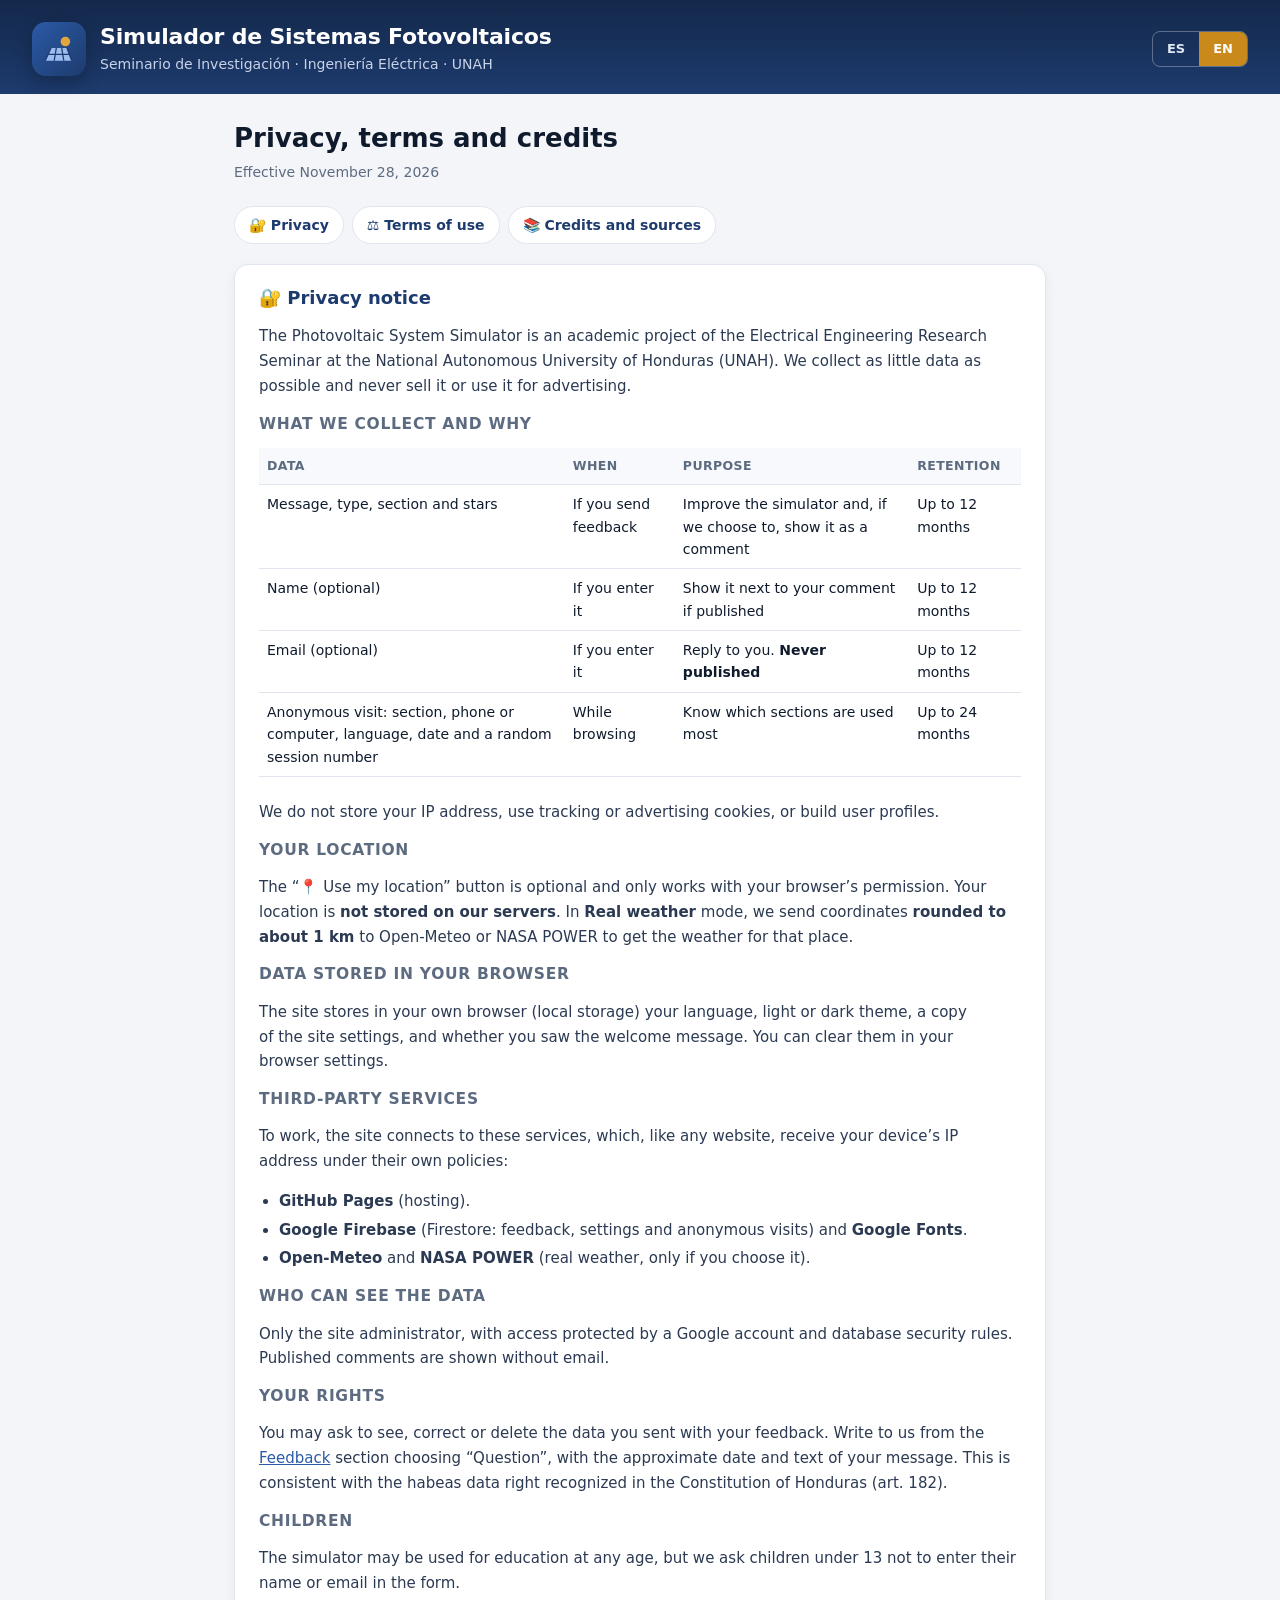
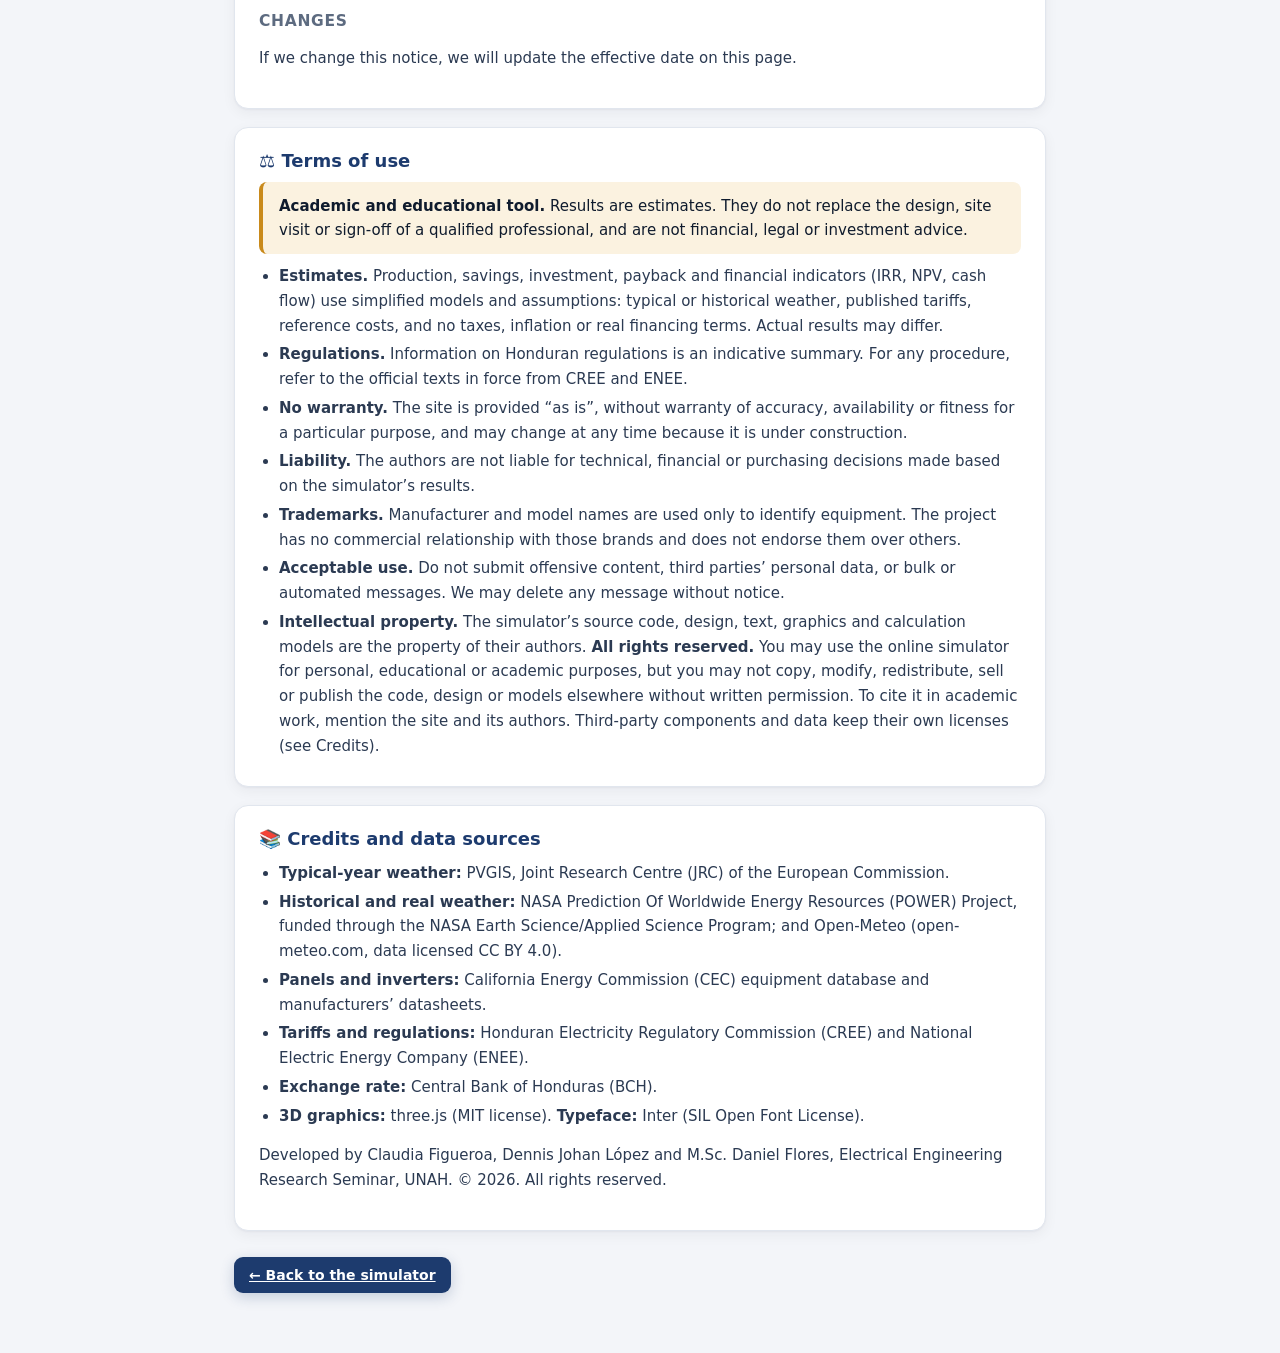
<file: legal.html>
<!DOCTYPE html>
<html lang="es">
<head>
<meta charset="utf-8">
<script>if(location.protocol==='http:'&&/simuladorfotovoltaico\.online$/.test(location.hostname))location.replace('https://simuladorfotovoltaico.online'+location.pathname+location.search+location.hash)</script>
<meta name="viewport" content="width=device-width, initial-scale=1">
<meta http-equiv="Content-Security-Policy" content="default-src 'self'; script-src 'self' 'unsafe-inline'; style-src 'self' 'unsafe-inline' https://fonts.googleapis.com; font-src 'self' https://fonts.gstatic.com; img-src 'self' data:; connect-src 'self'; object-src 'none'; upgrade-insecure-requests; base-uri 'self'; form-action 'self'">
<meta name="referrer" content="strict-origin-when-cross-origin">
<title>Privacidad, términos y créditos · Simulador Fotovoltaico</title>
<meta name="description" content="Aviso de privacidad, términos de uso y créditos de las fuentes de datos del Simulador de Sistemas Fotovoltaicos.">
<link rel="canonical" href="https://simuladorfotovoltaico.online/legal.html">
<link rel="icon" type="image/png" sizes="48x48" href="/assets/img/favicon-48.png">
<meta name="theme-color" content="#1d3b6e">
<link rel="preconnect" href="https://fonts.googleapis.com">
<link rel="preconnect" href="https://fonts.gstatic.com" crossorigin>
<link href="https://fonts.googleapis.com/css2?family=Inter:wght@400..800&display=swap" rel="stylesheet">
<link rel="stylesheet" href="assets/css/app.css?v=202611281400">
<script>try{document.documentElement.dataset.theme=localStorage.getItem('tema')||'light'}catch(e){document.documentElement.dataset.theme='light'}</script>
<style>
.legal{max-width:860px;margin:0 auto;padding:28px 24px 60px}
.legal h2{font-size:26px;margin:0 0 6px}
.legal .upd{color:var(--muted);font-size:14px;margin:0 0 22px}
.legal .card{margin:0 0 18px;padding:22px 24px}
.legal h3{font-size:18px;margin:0 0 10px;color:var(--primary)}
.legal h4{font-size:15.5px;margin:16px 0 6px}
.legal p,.legal li{font-size:15px;line-height:1.65;color:var(--ink2)}
.legal ul{padding-left:20px;margin:6px 0}
.legal li{margin:4px 0}
.legal table{width:100%;border-collapse:collapse;font-size:14px;margin:8px 0}
.legal th,.legal td{border-bottom:1px solid var(--line);padding:8px 8px;text-align:left;vertical-align:top}
.legal th{background:var(--surface2);font-size:12.5px;text-transform:uppercase;letter-spacing:.4px;color:var(--muted)}
.legal .toc{display:flex;flex-wrap:wrap;gap:8px;margin:0 0 20px}
.legal .toc a{padding:7px 14px;border:1px solid var(--line);border-radius:999px;text-decoration:none;color:var(--primary);font-weight:600;font-size:14px;background:var(--surface)}
.legal .toc a:hover{border-color:var(--primary2)}
.legal .warn{background:var(--accentSoft);border-left:4px solid var(--accent);padding:12px 16px;border-radius:8px;margin:10px 0}
.legal .back{display:inline-block;margin-top:8px}
.legal .tscroll{overflow-x:auto}
[data-l]{display:none}
html[lang=es] [data-l=es],html[lang=en] [data-l=en]{display:block}
@media (max-width:640px){.legal{padding:20px 16px 48px}.legal .card{padding:18px 16px}}
</style>
</head>
<body>
<header class="top"><div class="wrap"><div class="brand"><a class="logo" href="./" title="Simulador"><svg width="34" height="34" viewBox="0 0 32 32"><circle cx="22" cy="9" r="4.5" fill="#e3a63c"/><path d="M3 27l5.5-12h15L28 27z" fill="#9cbcf0"/><path d="M8.5 15L3 27M13.5 15l-2 12M18.5 15l2 12M23.5 15L28 27M6 21h20" stroke="#1d3b6e" stroke-width="1.2"/></svg></a><div><h1>Simulador de Sistemas Fotovoltaicos</h1><p>Seminario de Investigación · Ingeniería Eléctrica · UNAH</p></div></div><div class="spacer"></div><span class="htools"><div class="lang" role="group" aria-label="Idioma / Language"><button type="button" data-lang="es">ES</button><button type="button" data-lang="en">EN</button></div></span></div></header>

<main class="legal">

<!-- ======================= ESPAÑOL ======================= -->
<div data-l="es">
<h2>Privacidad, términos y créditos</h2>
<p class="upd">Vigente desde el 28 de noviembre de 2026 · actualizado el 28 de noviembre de 2026</p>
<nav class="toc" aria-label="Contenido"><a href="#privacidad">🔐 Privacidad</a><a href="#terminos">⚖️ Términos de uso</a><a href="#creditos">📚 Créditos y fuentes</a></nav>

<section class="card" id="privacidad">
<h3>🔐 Aviso de privacidad</h3>
<p>El Simulador de Sistemas Fotovoltaicos es un proyecto académico del Seminario de Investigación de Ingeniería Eléctrica de la Universidad Nacional Autónoma de Honduras (UNAH). Recogemos la menor cantidad posible de datos y nunca los vendemos ni los usamos con fines publicitarios.</p>

<h4>Qué datos se recogen y para qué</h4>
<div class="tscroll"><table>
<thead><tr><th>Dato</th><th>Cuándo</th><th>Para qué</th><th>Cuánto tiempo</th></tr></thead>
<tbody>
<tr><td>Mensaje, tipo, sección y estrellas</td><td>Si envías una opinión</td><td>Mejorar el simulador y, si lo decidimos, mostrarlo como comentario</td><td>Hasta 12 meses</td></tr>
<tr><td>Nombre (opcional)</td><td>Si lo escribes en el formulario</td><td>Mostrarlo junto a tu comentario si se publica</td><td>Hasta 12 meses</td></tr>
<tr><td>Correo (opcional)</td><td>Si lo escribes en el formulario</td><td>Responderte. <b>Nunca se publica</b></td><td>Hasta 12 meses</td></tr>
<tr><td>Visita anónima: sección, celular o computadora, idioma, fecha y un número de sesión al azar</td><td>Al navegar por el sitio</td><td>Saber qué secciones se usan más</td><td>Hasta 24 meses</td></tr>
</tbody></table></div>
<p>No guardamos tu dirección IP, no usamos cookies de rastreo ni publicidad, y no creamos perfiles de las personas.</p>

<h4>Tu ubicación</h4>
<p>El botón «📍 Usar mi ubicación» es opcional y solo funciona si das permiso en tu navegador. La ubicación <b>no se guarda en nuestros servidores</b>. Si usas el modo <b>Clima real</b>, enviamos coordenadas <b>redondeadas a unos 1 km</b> a Open‑Meteo o a NASA POWER para consultar el clima de ese lugar.</p>

<h4>Datos guardados en tu navegador</h4>
<p>El sitio guarda en tu propio navegador (almacenamiento local) el idioma, el tema claro u oscuro, una copia de la configuración del sitio y si ya viste el mensaje de bienvenida. Puedes borrarlos desde la configuración de tu navegador.</p>

<h4>Servicios de terceros</h4>
<p>Para funcionar, el sitio se comunica con estos servicios. Como en cualquier página web, reciben la dirección IP de tu dispositivo según sus propias políticas:</p>
<ul>
<li><b>GitHub Pages</b> (alojamiento del sitio).</li>
<li><b>Google Firebase</b> (Firestore: opiniones, configuración y visitas anónimas) y <b>Google Fonts</b> (tipos de letra).</li>
<li><b>Open‑Meteo</b> y <b>NASA POWER</b> (clima real, solo si eliges ese modo).</li>
</ul>

<h4>Quién puede ver los datos</h4>
<p>Solo la administradora del sitio, con acceso protegido por cuenta de Google y reglas de seguridad de la base de datos. Los comentarios publicados se muestran sin correo.</p>

<h4>Tus derechos</h4>
<p>Puedes pedir ver, corregir o borrar los datos que enviaste en una opinión. Escríbenos desde la sección <a href="./#opinion">Opiniones y sugerencias</a> eligiendo «Pregunta» e indica la fecha aproximada y el texto de tu mensaje. Esto es coherente con el derecho de hábeas data reconocido en la Constitución de la República de Honduras (art. 182).</p>

<h4>Menores de edad</h4>
<p>El simulador puede usarse con fines educativos a cualquier edad, pero pedimos que las personas menores de 13 años no escriban su nombre ni su correo en el formulario.</p>

<h4>Cambios</h4>
<p>Si cambiamos este aviso, actualizaremos la fecha de vigencia en esta página.</p>
</section>

<section class="card" id="terminos">
<h3>⚖️ Términos de uso</h3>
<div class="warn"><b>Herramienta académica y educativa.</b> Los resultados del simulador son estimaciones. No sustituyen el diseño, la visita técnica ni la firma de un profesional, ni constituyen asesoría financiera, legal o de inversión.</div>
<ul>
<li><b>Estimaciones.</b> La producción, el ahorro, la inversión, el retorno y los indicadores financieros (TIR, VAN, flujo de caja) se calculan con modelos y supuestos simplificados: clima típico o histórico, tarifas publicadas, costos de referencia y sin impuestos, inflación ni condiciones reales de financiamiento. Los resultados reales pueden ser distintos.</li>
<li><b>Normativa.</b> La información sobre la normativa de Honduras es un resumen orientativo. Para cualquier trámite, consulta los textos oficiales vigentes de la CREE y de la ENEE.</li>
<li><b>Sin garantías.</b> El sitio se ofrece «tal cual», sin garantía de exactitud, disponibilidad o idoneidad para un fin específico, y puede cambiar en cualquier momento porque está en construcción.</li>
<li><b>Responsabilidad.</b> Los autores no se hacen responsables de decisiones técnicas, económicas o de compra tomadas con base en los resultados del simulador.</li>
<li><b>Marcas.</b> Los nombres de fabricantes y modelos de paneles, inversores y baterías se usan solo para identificar los equipos. El proyecto no tiene relación comercial con esas marcas ni las recomienda por encima de otras.</li>
<li><b>Uso adecuado.</b> No envíes contenido ofensivo, datos personales de terceros ni mensajes masivos o automatizados. Podemos borrar cualquier mensaje sin aviso.</li>
<li><b>Propiedad intelectual.</b> El código fuente, el diseño, los textos, los gráficos y los modelos de cálculo del simulador son propiedad de sus autores. <b>Todos los derechos reservados.</b> Puedes usar el simulador en línea con fines personales, educativos o académicos, pero no copiar, modificar, redistribuir, vender ni publicar en otro sitio el código, el diseño o los modelos sin autorización escrita. Para citarlo en trabajos académicos, menciona el sitio y a sus autores. Los componentes y datos de terceros conservan sus propias licencias (ver Créditos).</li>
</ul>
</section>

<section class="card" id="creditos">
<h3>📚 Créditos y fuentes de datos</h3>
<ul>
<li><b>Clima de año típico:</b> PVGIS, Centro Común de Investigación (JRC) de la Comisión Europea.</li>
<li><b>Clima histórico y real:</b> NASA Prediction Of Worldwide Energy Resources (POWER) Project, financiado por el programa de Ciencias de la Tierra/Ciencias Aplicadas de la NASA; y Open‑Meteo (open-meteo.com, datos bajo licencia CC BY 4.0).</li>
<li><b>Paneles e inversores:</b> base de datos de equipos de la California Energy Commission (CEC) y hojas técnicas de los fabricantes.</li>
<li><b>Tarifas y normativa:</b> Comisión Reguladora de Energía Eléctrica (CREE) y Empresa Nacional de Energía Eléctrica (ENEE) de Honduras.</li>
<li><b>Tipo de cambio:</b> Banco Central de Honduras (BCH).</li>
<li><b>Gráficos 3D:</b> three.js (licencia MIT). <b>Tipografía:</b> Inter (SIL Open Font License).</li>
</ul>
<p>Proyecto desarrollado por Claudia Figueroa, Dennis Johan López y el M.Sc. Daniel Flores, Seminario de Investigación de Ingeniería Eléctrica, UNAH. © 2026. Todos los derechos reservados.</p>
</section>
<a class="btn pri back" href="./">← Volver al simulador</a>
</div>

<!-- ======================= ENGLISH ======================= -->
<div data-l="en">
<h2>Privacy, terms and credits</h2>
<p class="upd">Effective November 28, 2026</p>
<nav class="toc" aria-label="Contents"><a href="#privacy">🔐 Privacy</a><a href="#terms">⚖️ Terms of use</a><a href="#credits">📚 Credits and sources</a></nav>

<section class="card" id="privacy">
<h3>🔐 Privacy notice</h3>
<p>The Photovoltaic System Simulator is an academic project of the Electrical Engineering Research Seminar at the National Autonomous University of Honduras (UNAH). We collect as little data as possible and never sell it or use it for advertising.</p>
<h4>What we collect and why</h4>
<div class="tscroll"><table>
<thead><tr><th>Data</th><th>When</th><th>Purpose</th><th>Retention</th></tr></thead>
<tbody>
<tr><td>Message, type, section and stars</td><td>If you send feedback</td><td>Improve the simulator and, if we choose to, show it as a comment</td><td>Up to 12 months</td></tr>
<tr><td>Name (optional)</td><td>If you enter it</td><td>Show it next to your comment if published</td><td>Up to 12 months</td></tr>
<tr><td>Email (optional)</td><td>If you enter it</td><td>Reply to you. <b>Never published</b></td><td>Up to 12 months</td></tr>
<tr><td>Anonymous visit: section, phone or computer, language, date and a random session number</td><td>While browsing</td><td>Know which sections are used most</td><td>Up to 24 months</td></tr>
</tbody></table></div>
<p>We do not store your IP address, use tracking or advertising cookies, or build user profiles.</p>
<h4>Your location</h4>
<p>The “📍 Use my location” button is optional and only works with your browser’s permission. Your location is <b>not stored on our servers</b>. In <b>Real weather</b> mode, we send coordinates <b>rounded to about 1 km</b> to Open‑Meteo or NASA POWER to get the weather for that place.</p>
<h4>Data stored in your browser</h4>
<p>The site stores in your own browser (local storage) your language, light or dark theme, a copy of the site settings, and whether you saw the welcome message. You can clear them in your browser settings.</p>
<h4>Third-party services</h4>
<p>To work, the site connects to these services, which, like any website, receive your device’s IP address under their own policies:</p>
<ul><li><b>GitHub Pages</b> (hosting).</li><li><b>Google Firebase</b> (Firestore: feedback, settings and anonymous visits) and <b>Google Fonts</b>.</li><li><b>Open‑Meteo</b> and <b>NASA POWER</b> (real weather, only if you choose it).</li></ul>
<h4>Who can see the data</h4>
<p>Only the site administrator, with access protected by a Google account and database security rules. Published comments are shown without email.</p>
<h4>Your rights</h4>
<p>You may ask to see, correct or delete the data you sent with your feedback. Write to us from the <a href="./#opinion">Feedback</a> section choosing “Question”, with the approximate date and text of your message. This is consistent with the habeas data right recognized in the Constitution of Honduras (art. 182).</p>
<h4>Children</h4>
<p>The simulator may be used for education at any age, but we ask children under 13 not to enter their name or email in the form.</p>
<h4>Changes</h4>
<p>If we change this notice, we will update the effective date on this page.</p>
</section>

<section class="card" id="terms">
<h3>⚖️ Terms of use</h3>
<div class="warn"><b>Academic and educational tool.</b> Results are estimates. They do not replace the design, site visit or sign-off of a qualified professional, and are not financial, legal or investment advice.</div>
<ul>
<li><b>Estimates.</b> Production, savings, investment, payback and financial indicators (IRR, NPV, cash flow) use simplified models and assumptions: typical or historical weather, published tariffs, reference costs, and no taxes, inflation or real financing terms. Actual results may differ.</li>
<li><b>Regulations.</b> Information on Honduran regulations is an indicative summary. For any procedure, refer to the official texts in force from CREE and ENEE.</li>
<li><b>No warranty.</b> The site is provided “as is”, without warranty of accuracy, availability or fitness for a particular purpose, and may change at any time because it is under construction.</li>
<li><b>Liability.</b> The authors are not liable for technical, financial or purchasing decisions made based on the simulator’s results.</li>
<li><b>Trademarks.</b> Manufacturer and model names are used only to identify equipment. The project has no commercial relationship with those brands and does not endorse them over others.</li>
<li><b>Acceptable use.</b> Do not submit offensive content, third parties’ personal data, or bulk or automated messages. We may delete any message without notice.</li>
<li><b>Intellectual property.</b> The simulator’s source code, design, text, graphics and calculation models are the property of their authors. <b>All rights reserved.</b> You may use the online simulator for personal, educational or academic purposes, but you may not copy, modify, redistribute, sell or publish the code, design or models elsewhere without written permission. To cite it in academic work, mention the site and its authors. Third-party components and data keep their own licenses (see Credits).</li>
</ul>
</section>

<section class="card" id="credits">
<h3>📚 Credits and data sources</h3>
<ul>
<li><b>Typical-year weather:</b> PVGIS, Joint Research Centre (JRC) of the European Commission.</li>
<li><b>Historical and real weather:</b> NASA Prediction Of Worldwide Energy Resources (POWER) Project, funded through the NASA Earth Science/Applied Science Program; and Open‑Meteo (open-meteo.com, data licensed CC BY 4.0).</li>
<li><b>Panels and inverters:</b> California Energy Commission (CEC) equipment database and manufacturers’ datasheets.</li>
<li><b>Tariffs and regulations:</b> Honduran Electricity Regulatory Commission (CREE) and National Electric Energy Company (ENEE).</li>
<li><b>Exchange rate:</b> Central Bank of Honduras (BCH).</li>
<li><b>3D graphics:</b> three.js (MIT license). <b>Typeface:</b> Inter (SIL Open Font License).</li>
</ul>
<p>Developed by Claudia Figueroa, Dennis Johan López and M.Sc. Daniel Flores, Electrical Engineering Research Seminar, UNAH. © 2026. All rights reserved.</p>
</section>
<a class="btn pri back" href="./?lang=en">← Back to the simulator</a>
</div>
</main>
<script>
(function () {
  var q = new URLSearchParams(location.search).get('lang'), l = q;
  if (!l) { try { l = localStorage.getItem('lang'); } catch (e) { } }
  function set(x) {
    x = x === 'en' ? 'en' : 'es'; document.documentElement.lang = x;
    document.title = x === 'en' ? 'Privacy, terms and credits · Photovoltaic Simulator' : 'Privacidad, términos y créditos · Simulador Fotovoltaico';
    document.querySelectorAll('.lang button').forEach(function (b) { b.classList.toggle('on', b.dataset.lang === x); });
    try { localStorage.setItem('lang', x); } catch (e) { }
  }
  document.querySelectorAll('.lang button').forEach(function (b) { b.onclick = function () { set(b.dataset.lang); }; });
  set(l);
})();
</script>
</body>
</html>
</file>
<file: assets/css/app.css>
:root{
  /* Tema oscuro moderno (predeterminado) */
  --bg:#0e1420; --surface:#151d2b; --surface2:#1a2333; --ink:#e8edf5; --ink2:#c9d2e0; --muted:#94a0b4; --line:#263246; --grid:#223047; --axis:#4b5a72;
  --primary:#7fa6e6; --primary2:#9cbcf0; --primarySoft:#1d2a40; --accent:#e3a63c; --accentSoft:#2c2416;
  --ok:#5cc08e; --okSoft:#15291f; --warn:#e0a040; --warnSoft:#2c2214; --bad:#ec6b7d; --badSoft:#2e171c;
  --s1:#7fa6e6; --s2:#ec6b6b; --s3:#5cc08e; --s4:#e3a63c; --s5:#b49be0; --s6:#7d889c;
  --radius:14px; --shadow:none;
  --sans:'Inter',system-ui,-apple-system,'Segoe UI',Roboto,sans-serif; --mono:'JetBrains Mono',ui-monospace,Menlo,monospace;
  color-scheme:dark;
}
:root[data-theme="light"]{
  --bg:#f3f5f9; --surface:#ffffff; --surface2:#f7f9fc; --ink:#0f1b2d; --ink2:#2b3a52; --muted:#5d6b80; --line:#e1e6ee; --grid:#e9edf3; --axis:#9aa5b5;
  --primary:#1d3b6e; --primary2:#2b5aa6; --primarySoft:#e8eef8; --accent:#c98a1b; --accentSoft:#fbf2e0;
  --ok:#2e7d55; --okSoft:#e6f4ec; --warn:#b26a00; --warnSoft:#fff3e0; --bad:#b4283c; --badSoft:#fbe9ec;
  --s1:#1d3b6e; --s2:#c0392b; --s3:#2e7d55; --s4:#c98a1b; --s5:#7b5ea7; --s6:#8a94a6;
  --shadow:0 1px 2px rgba(20,20,40,.04),0 4px 14px rgba(20,20,40,.05);
  color-scheme:light;
}
*{box-sizing:border-box}
html{-webkit-text-size-adjust:100%}
body{margin:0;background:var(--bg);color:var(--ink);font:15px/1.6 var(--sans);-webkit-font-smoothing:antialiased;font-feature-settings:'cv11','ss01','tnum'}
h1,h2,h3,h4{margin:0;line-height:1.25;color:var(--ink)}
a{color:var(--primary2)}
button,input,select{font:inherit;color:inherit}
:focus-visible{outline:2px solid var(--primary2);outline-offset:2px}

/* ---------- cabecera ---------- */
.top{background:linear-gradient(180deg,#14284a,#1d3b6e);color:#fff}
.top .wrap{display:flex;align-items:center;gap:20px;padding:22px 32px 18px}
.brand{display:flex;align-items:center;gap:14px;min-width:0}
.logo{width:42px;height:42px;border-radius:10px;background:rgba(255,255,255,.12);display:grid;place-items:center;flex:none}
.brand h1{font-size:22px;font-weight:700;color:#fff;letter-spacing:-.2px}
.brand p{margin:2px 0 0;color:#c7d3e8;font-size:14px}
.top .spacer{flex:1}
.lang{display:inline-flex;border:1px solid rgba(255,255,255,.3);border-radius:8px;overflow:hidden;flex:none}
.lang button{background:transparent;border:0;color:#dfe7f5;padding:7px 14px;font-weight:600;font-size:13px;cursor:pointer}
.lang button.on{background:var(--accent);color:#fff}
.wrap{max-width:1440px;margin:0 auto}

/* ---------- navegación ---------- */
.nav{position:sticky;top:0;z-index:20;background:var(--surface);border-bottom:1px solid var(--line);box-shadow:0 1px 0 rgba(0,0,0,.02)}
.nav .wrap{display:flex;gap:4px;padding:0 24px;overflow-x:auto;scrollbar-width:none}
.nav .wrap::-webkit-scrollbar{display:none}
.tab{appearance:none;border:0;background:none;padding:15px 16px 13px;font-weight:600;font-size:14.5px;color:var(--muted);cursor:pointer;white-space:nowrap;border-bottom:3px solid transparent;display:flex;align-items:center;gap:8px}
.tab .n{width:22px;height:22px;border-radius:50%;background:var(--surface2);border:1px solid var(--line);display:grid;place-items:center;font-size:12px;color:var(--muted)}
.tab:hover{color:var(--ink)}
.tab.on{color:var(--primary);border-bottom-color:var(--primary)}
.tab.on .n{background:var(--primary);border-color:var(--primary);color:#fff}

/* ---------- resumen ---------- */
.summary{border-bottom:1px solid var(--line);background:var(--surface2)}
.summary .wrap{display:flex;flex-wrap:wrap;gap:10px 28px;padding:12px 32px;font-size:13.5px;color:var(--muted)}
.summary b{color:var(--ink);font-weight:600}

/* ---------- contenido ---------- */
main{padding:28px 32px 48px}
.page{display:none}.page.on{display:block}
.intro{max-width:880px;margin:0 0 22px}
.intro h2{font-size:24px;font-weight:700;letter-spacing:-.3px}
.intro p{color:var(--muted);margin:6px 0 0;font-size:15px}
.grid{display:grid;gap:24px}
.g-main{grid-template-columns:minmax(0,1fr) 380px}
.g-2{grid-template-columns:repeat(2,minmax(0,1fr))}
.g-3{grid-template-columns:repeat(3,minmax(0,1fr))}
.g-side{grid-template-columns:400px minmax(0,1fr)}
.card{background:var(--surface);border:1px solid var(--line);border-radius:var(--radius);box-shadow:var(--shadow);padding:24px;min-width:0}
.stack>*+*{margin-top:24px}
.card h3{font-size:17px;font-weight:650;margin-bottom:4px}
.card .sub{color:var(--muted);font-size:14px;margin:0 0 16px}
.card h4{font-size:12.5px;text-transform:uppercase;letter-spacing:.7px;color:var(--muted);font-weight:650;margin:22px 0 10px}
.card h4:first-child{margin-top:0}
.chead{display:flex;align-items:flex-start;gap:12px;justify-content:space-between;margin-bottom:14px;flex-wrap:wrap}
.chead .sub{margin:0}
.note{color:var(--muted);font-size:13.5px;line-height:1.6;margin:12px 0 0}
.badge{display:inline-flex;align-items:center;gap:6px;font-size:12.5px;font-weight:600;padding:3px 10px;border-radius:999px;background:var(--primarySoft);color:var(--primary)}
.badge.ok{background:var(--okSoft);color:var(--ok)}.badge.warn{background:var(--warnSoft);color:var(--warn)}.badge.bad{background:var(--badSoft);color:var(--bad)}
.alert{border-radius:10px;padding:12px 14px;font-size:14px;margin:14px 0 0;border:1px solid}
.alert.warn{background:var(--warnSoft);border-color:color-mix(in srgb,var(--warn) 35%,transparent);color:var(--ink)}
.alert.bad{background:var(--badSoft);border-color:color-mix(in srgb,var(--bad) 35%,transparent);color:var(--ink)}
.alert.ok{background:var(--okSoft);border-color:color-mix(in srgb,var(--ok) 35%,transparent);color:var(--ink)}

/* ---------- controles ---------- */
.btn{appearance:none;border:1px solid var(--line);background:var(--surface);color:var(--ink2);border-radius:8px;padding:8px 14px;font-size:14px;font-weight:550;cursor:pointer;display:inline-flex;align-items:center;gap:6px;line-height:1.3}
.btn:hover{border-color:var(--primary2);color:var(--primary)}
.btn.pri{background:var(--primary);border-color:var(--primary);color:#fff}
.btn.pri:hover{background:var(--primary2);border-color:var(--primary2);color:#fff}
.btn.sm{padding:5px 10px;font-size:13px}
.btn.on{background:var(--primarySoft);border-color:var(--primary2);color:var(--primary)}
.btns{display:flex;flex-wrap:wrap;gap:8px}
.seg{display:inline-flex;border:1px solid var(--line);border-radius:8px;overflow:hidden;background:var(--surface)}
.seg button{border:0;background:none;padding:8px 14px;font-size:14px;font-weight:550;color:var(--ink2);cursor:pointer;border-right:1px solid var(--line)}
.seg button:last-child{border-right:0}
.seg button.on{background:var(--primary);color:#fff}
.field{display:grid;grid-template-columns:minmax(0,1fr) 140px;gap:12px;align-items:center;padding:7px 0}
.field+.field{border-top:1px dashed var(--line)}
.field label{font-size:14.5px;color:var(--ink2)}
.field label small{display:block;color:var(--muted);font-size:12.5px;line-height:1.35}
.field input,.field select,.inp{width:100%;padding:8px 10px;border:1px solid var(--line);border-radius:8px;background:var(--surface);font:14px var(--mono)}
.field select,.sel{font-family:var(--sans)}
.sel{width:100%;padding:9px 12px;border:1px solid var(--line);border-radius:8px;background:var(--surface);font-size:14.5px}
.field.wide{grid-template-columns:1fr}
.field:has(select){grid-template-columns:minmax(0,1fr) minmax(150px,1.15fr)}
.switch{display:flex;align-items:center;gap:10px;cursor:pointer;font-size:14.5px;padding:6px 0}
.switch input{width:38px;height:22px;appearance:none;background:var(--line);border-radius:999px;position:relative;cursor:pointer;flex:none;transition:.15s}
.switch input::after{content:'';position:absolute;top:3px;left:3px;width:16px;height:16px;border-radius:50%;background:#fff;transition:.15s;box-shadow:0 1px 2px rgba(0,0,0,.2)}
.switch input:checked{background:var(--primary2)}
.switch input:checked::after{left:19px}
input[type=range]{width:100%;accent-color:var(--primary2)}

/* ---------- métricas ---------- */
.kpis{display:grid;grid-template-columns:repeat(auto-fit,minmax(150px,1fr));gap:12px}
.kpi{background:var(--surface2);border:1px solid var(--line);border-radius:10px;padding:12px 14px}
.kpi small{display:block;color:var(--muted);font-size:12.5px;font-weight:550;letter-spacing:.2px}
.kpi b{display:block;font:650 20px/1.3 var(--sans);margin-top:4px;color:var(--ink)}
.kpi b span{font-size:13px;font-weight:500;color:var(--muted);margin-left:3px}
.kpi.hl{border-color:color-mix(in srgb,var(--accent) 50%,var(--line));background:var(--accentSoft)}
.kpi.bad{border-color:color-mix(in srgb,var(--bad) 40%,var(--line));background:var(--badSoft)}
.kpi.ok{border-color:color-mix(in srgb,var(--ok) 40%,var(--line));background:var(--okSoft)}
table.t{width:100%;border-collapse:collapse;font-size:14px}
table.t th,table.t td{padding:9px 10px;border-bottom:1px solid var(--line);text-align:right;white-space:nowrap}
table.t th:first-child,table.t td:first-child{text-align:left;white-space:normal}
table.t th{font-size:12.5px;text-transform:uppercase;letter-spacing:.5px;color:var(--muted);font-weight:650;background:var(--surface2)}
table.t td.num{font-family:var(--mono);font-size:13.5px}
table.t tr.sel td{background:var(--primarySoft)}
.tscroll{overflow-x:auto}
.kv{display:grid;grid-template-columns:1fr auto;gap:6px 16px;font-size:14.5px}
.kv span:nth-child(even){font-family:var(--mono);font-size:14px;text-align:right}

/* ---------- gráficos ---------- */
.chart{position:relative}
.chart canvas{width:100%;display:block;border-radius:8px}
.chart .tools{display:flex;gap:6px}
.h300{height:300px}.h340{height:340px}.h380{height:380px}.h420{height:420px}.h260{height:260px}

/* ---------- esquema ---------- */
.sizebar{display:flex;flex-wrap:wrap;gap:12px 24px;align-items:center;padding:14px 16px;background:var(--surface2);border:1px solid var(--line);border-radius:10px;margin:0 0 16px}
.step{display:inline-flex;align-items:center;gap:10px;font-size:14px;color:var(--muted)}
.step .ctl{display:inline-flex;align-items:center;border:1px solid var(--line);border-radius:8px;background:var(--surface);overflow:hidden}
.step button{border:0;background:none;width:34px;height:32px;font-size:17px;font-weight:600;cursor:pointer;color:var(--ink2)}
.step button:hover{background:var(--primarySoft)}
.step button:disabled{color:var(--line);cursor:not-allowed;background:none}
.step b{min-width:34px;text-align:center;font:600 14px var(--mono);color:var(--ink);border-left:1px solid var(--line);border-right:1px solid var(--line);line-height:32px}
.schwrap{overflow:auto;border:1px solid var(--line);border-radius:10px;background:var(--surface2);max-height:680px;padding:6px}
.schwrap svg text{font-family:var(--sans)}
.toolbar{display:flex;flex-wrap:wrap;gap:8px;align-items:center;margin:0 0 14px}
.legend-g{display:flex;align-items:center;gap:10px;font-size:12.5px;color:var(--muted);margin-top:12px;flex-wrap:wrap}
.legend-g .bar{width:160px;height:10px;border-radius:5px;background:linear-gradient(90deg,#d9d4c7,#1f2f4f)}
.blocks{display:grid;grid-template-columns:repeat(4,1fr);gap:12px;margin-top:16px}
.blk{border:1px solid var(--line);border-radius:10px;padding:12px 14px;background:var(--surface);cursor:pointer;text-align:left}
.blk:hover{border-color:var(--primary2)}
.blk b{display:block;font-size:14px;color:var(--primary)}
.blk span{font-size:13px;color:var(--muted)}

/* ---------- tarjetas de catálogo ---------- */
.cards{display:grid;grid-template-columns:repeat(auto-fill,minmax(260px,1fr));gap:14px}
.opt{border:1.5px solid var(--line);border-radius:12px;padding:16px;background:var(--surface);cursor:pointer;text-align:left;display:block;width:100%}
.opt:hover{border-color:var(--primary2)}
.opt.on{border-color:var(--primary);box-shadow:0 0 0 3px var(--primarySoft)}
.opt .tag{font-size:11.5px;font-weight:700;letter-spacing:.6px;text-transform:uppercase;color:var(--accent)}
.opt h5{margin:4px 0 8px;font-size:15px;font-weight:650;color:var(--ink)}
.opt dl{display:grid;grid-template-columns:1fr auto;gap:3px 10px;margin:0;font-size:13px}
.opt dt{color:var(--muted)}.opt dd{margin:0;font-family:var(--mono);font-size:12.5px;text-align:right}

/* ---------- flujo de energía ---------- */
.flow{display:grid;gap:8px}
.flow .row{display:grid;grid-template-columns:230px minmax(0,1fr) 110px;gap:12px;align-items:center;font-size:14px}
.flow .bar{height:22px;border-radius:6px;background:var(--primary2);min-width:2px}
.flow .bar.loss{background:var(--s2);opacity:.8}
.flow .bar.out{background:var(--ok)}
.flow .val{font-family:var(--mono);font-size:13px;text-align:right}
.flow .lbl small{color:var(--muted)}

.scene{width:100%;height:auto;display:block;border-radius:10px;border:1px solid var(--line)}
.player{display:flex;gap:12px;align-items:center;margin-top:12px}
.player input{flex:1}
.progress{height:6px;background:var(--line);border-radius:3px;overflow:hidden;margin-top:12px}
.progress i{display:block;height:100%;background:var(--primary2);width:0}
.eq{font:15px/1.8 'Source Serif 4',Georgia,serif;background:var(--surface2);border:1px solid var(--line);border-radius:10px;padding:12px 16px;overflow-x:auto;margin:10px 0}
.refs{font-size:13.5px;line-height:1.6;padding-left:22px}
.refs li{margin-bottom:6px}
footer{border-top:1px solid var(--line);color:var(--muted);font-size:13px;text-align:center;padding:22px 16px 30px}
dialog{border:1px solid var(--line);border-radius:14px;max-width:820px;width:94vw;padding:24px;background:var(--surface);color:var(--ink)}
dialog::backdrop{background:rgba(10,18,30,.45)}
dialog textarea{width:100%;height:360px;font:12.5px var(--mono);border:1px solid var(--line);border-radius:8px;padding:10px;background:var(--surface2);color:var(--ink)}

/* ---------- inicio ---------- */
.hero{display:grid;grid-template-columns:minmax(0,1fr) 420px;gap:24px;align-items:start}
.hero3d{padding:0;overflow:hidden;position:relative;display:flex;flex-direction:column;position:sticky;top:70px}
.c3d{position:relative;cursor:grab;aspect-ratio:1/0.7;min-height:0;width:100%}
.c3d canvas{display:block}
.hud{position:absolute;top:16px;left:16px;background:rgba(13,22,40,.72);backdrop-filter:blur(6px);color:#fff;border-radius:12px;padding:12px 16px;display:flex;flex-direction:column;gap:2px;font-size:13px;min-width:190px;pointer-events:none}
.hud b{font-size:15px}.hud span{color:#cdd8ea}.hud .big{font:700 26px/1.2 var(--sans);color:#f2c66d;margin-top:4px}
.hctl{display:flex;gap:12px;align-items:center;padding:12px 16px;border-top:1px solid var(--line);background:var(--surface)}
.hctl input[type=range]{flex:1}
.hint{position:absolute;right:14px;top:12px;margin:0;font-size:12px;color:#fff;background:rgba(13,22,40,.45);padding:4px 10px;border-radius:999px;pointer-events:none}
.wiz h3{font-size:19px}
.q{display:grid;grid-template-columns:30px minmax(0,1fr);gap:12px;padding:14px 0;border-top:1px solid var(--line)}
.q:first-of-type{border-top:0}
.q b{display:block;font-size:15px;margin-bottom:6px}
.q small{display:block;color:var(--muted);font-size:13px;margin:-2px 0 8px}
.qn{width:28px;height:28px;border-radius:50%;background:var(--primary);color:#fff;display:grid;place-items:center;font-weight:700;font-size:13px}
.seg.wide{display:flex;width:100%}.seg.wide button{flex:1}
.kinds{display:grid;grid-template-columns:repeat(3,minmax(0,1fr));gap:8px;margin-top:4px}
.kinds button{border:1.5px solid var(--line);background:var(--surface);border-radius:10px;padding:10px 6px;font-size:13.5px;font-weight:600;color:var(--ink2);cursor:pointer;display:flex;flex-direction:column;align-items:center;gap:2px}
.kinds button span{font-size:22px;line-height:1.1}
.kinds button.on{border-color:var(--primary);background:var(--primarySoft);color:var(--primary)}
.fmts{display:grid;gap:8px;margin-top:6px}
.fmt{border:1.5px solid var(--line);background:var(--surface);border-radius:10px;padding:10px 12px;text-align:left;cursor:pointer;display:flex;flex-direction:column;gap:2px;font-size:12.5px;color:var(--muted);position:relative}
.fmt b{font-size:14.5px;color:var(--ink)}.fmt .price{color:var(--ok);font-weight:600}.fmt small{font-size:11.5px;color:var(--muted);margin:2px 0 0}
.fmt .badge{position:absolute;top:8px;right:8px;font-size:11px;padding:2px 8px}
.fmt.on{border-color:var(--primary);box-shadow:0 0 0 3px var(--primarySoft)}
.bills{display:grid;grid-template-columns:repeat(3,minmax(0,1fr));gap:8px;margin-top:6px}
.bills label{display:flex;flex-direction:column;gap:4px;font-size:12px;color:var(--muted)}
.bills .inp{width:100%}
.rowin{display:flex;gap:10px;align-items:center;margin-top:6px}
.rowin input[type=range]{flex:1}.rowin .inp{width:110px}
.kpis.big .kpi b{font-size:24px}
.checks{list-style:none;margin:0;padding:0;display:grid;gap:10px}
.checks li{display:grid;grid-template-columns:26px minmax(0,1fr);gap:10px;font-size:13.5px;line-height:1.5}
.checks li i{width:24px;height:24px;border-radius:50%;display:grid;place-items:center;font-style:normal;font-weight:700;font-size:13px;background:var(--okSoft);color:var(--ok)}
.checks li.bad i{background:var(--badSoft);color:var(--bad)}.checks li.warn i{background:var(--warnSoft);color:var(--warn)}.checks li.info i{background:var(--primarySoft);color:var(--primary)}
.checks.cols2{grid-template-columns:repeat(2,minmax(0,1fr));gap:14px 28px}
.inst3d{position:relative;border-radius:10px;overflow:hidden;border:1px solid var(--line)}.inst3d .c3d{aspect-ratio:16/8}
.checks li b{display:block;font-size:14px;color:var(--ink)}.checks li span{color:var(--muted)}
details summary{cursor:pointer;font-weight:600;color:var(--primary);font-size:14px}
@media (max-width:1200px){.hero{grid-template-columns:1fr}.g-main,.g-side{grid-template-columns:1fr}.g-3{grid-template-columns:1fr 1fr}.blocks{grid-template-columns:repeat(2,1fr)}}
@media (max-width:760px){
  body{font-size:15px}
  .top .wrap{padding:16px;flex-wrap:wrap}.brand h1{font-size:18px}.brand p{font-size:12.5px}
  main{padding:18px 16px 36px}.summary .wrap{padding:10px 16px}.nav .wrap{padding:0 8px}
  .g-2,.g-3{grid-template-columns:1fr}.card{padding:18px}
  .field{grid-template-columns:minmax(0,1fr) 120px}
  .flow .row{grid-template-columns:130px minmax(0,1fr) 80px;font-size:13px}
  .intro h2{font-size:20px}
  .checks.cols2{grid-template-columns:1fr}.hint{display:none}.hero3d{position:relative;top:0}.c3d{aspect-ratio:1/0.9}.hud{font-size:12px;min-width:0;padding:8px 12px}.hud .big{font-size:20px}
}
@media print{.nav,.lang,.tools,.btn{display:none!important}.page{display:block!important;break-after:page}body{background:#fff}}

/* =================== Estilo moderno =================== */
.top .brand h1{color:var(--ink)}.top .brand p{color:var(--muted)}
.logo{background:linear-gradient(135deg,#2b5aa6,#1d3b6e);box-shadow:0 6px 18px rgba(0,0,0,.25)}
.lang{border-color:var(--line)}.lang button{color:var(--muted)}.lang button.on{background:var(--primary);color:#fff}
.themebtn{border:1px solid var(--line);background:var(--surface);color:var(--ink2);border-radius:8px;width:38px;height:34px;cursor:pointer;font-size:16px;flex:none}
.themebtn:hover{border-color:var(--primary)}
.nav{background:color-mix(in srgb,var(--bg) 88%,transparent);backdrop-filter:blur(10px);border-bottom:1px solid var(--line);box-shadow:none}
.nav .wrap{padding:8px 24px;gap:6px}
.tab{border:1px solid transparent;border-radius:10px;padding:8px 14px;font-size:14px}
.tab:hover{background:var(--surface);color:var(--ink)}
.tab.on{background:var(--primarySoft);border-color:color-mix(in srgb,var(--primary) 45%,transparent);color:var(--primary2);border-bottom-color:color-mix(in srgb,var(--primary) 45%,transparent)}
.tab .n{background:var(--surface);border-color:var(--line)}
.tab.on .n{background:var(--primary);border-color:var(--primary);color:#fff}
.summary{background:var(--bg)}
.card{background:var(--surface);border:1px solid var(--line);border-radius:var(--radius);box-shadow:var(--shadow)}
.card h3{font-weight:700}
.intro h2{font-size:28px;font-weight:800;letter-spacing:-.5px}
.intro h2::after{content:'';display:block;width:56px;height:3px;border-radius:2px;margin-top:10px;background:linear-gradient(90deg,var(--primary),var(--accent))}
/* campos como mosaicos */
.field{background:var(--surface2);border:1px solid var(--line);border-radius:10px;padding:10px 12px;margin:0 0 8px}
.field+.field{border-top:1px solid var(--line)}
.field input,.field select,.inp,.sel{background:var(--bg);border:1px solid var(--line);color:var(--ink)}
.field input:focus,.inp:focus,.sel:focus,.field select:focus{border-color:var(--primary);outline:none;box-shadow:0 0 0 3px var(--primarySoft)}
input[type=range]{accent-color:var(--primary);height:22px}
/* botones y controles */
.btn{background:var(--surface2);border-color:var(--line);color:var(--ink2);border-radius:9px}
.btn:hover{border-color:var(--primary);color:var(--primary2)}
.btn.pri{background:var(--primary);border-color:var(--primary);color:#fff;box-shadow:0 4px 14px rgba(29,59,110,.22)}
.btn.pri:hover{background:var(--primary2);border-color:var(--primary2);color:#fff}
.btn.on{background:var(--primarySoft);border-color:var(--primary);color:var(--primary2)}
.seg{background:var(--surface2);border-color:var(--line);border-radius:10px;padding:3px;gap:3px}
.seg button{border:0;border-radius:8px;color:var(--muted)}
.seg button.on{background:var(--primary);color:#fff}
.switch input{background:var(--line)}.switch input:checked{background:var(--primary)}
/* resultados con números grandes */
.kpi{background:var(--surface2);border:1px solid var(--line);border-radius:12px;padding:14px 16px}
.kpi small{font-size:12.5px;color:var(--muted)}
.kpi b{font-size:24px;font-weight:800;color:var(--primary2);letter-spacing:-.3px}
.kpi b span{color:var(--muted);font-weight:600}
.kpi.hl{background:var(--surface2);border-color:color-mix(in srgb,var(--accent) 45%,var(--line))}.kpi.hl b{color:var(--accent)}
.kpi.ok{background:var(--surface2);border-color:color-mix(in srgb,var(--ok) 45%,var(--line))}.kpi.ok b{color:var(--ok)}
.kpi.bad{background:var(--surface2);border-color:color-mix(in srgb,var(--bad) 45%,var(--line))}.kpi.bad b{color:var(--bad)}
.kpi.warn b{color:var(--warn)}
.badge{background:var(--primarySoft);color:var(--primary2)}
.alert{border-radius:10px}
table.t th{background:var(--surface2)}
table.t td,table.t th{border-color:var(--line)}
.chart canvas{border-radius:10px}
.opt,.blk{background:var(--surface2);border-color:var(--line)}
.opt.on{border-color:var(--primary);box-shadow:0 0 0 3px var(--primarySoft)}
.blk b{color:var(--primary2)}
.qn{background:var(--primary)}
.kinds button{background:var(--surface2);border-color:var(--line)}
.kinds button.on{background:var(--primarySoft);border-color:var(--primary);color:var(--primary2)}
.hctl{background:var(--surface);border-top-color:var(--line)}
.hud{background:rgba(10,10,16,.72);border:1px solid rgba(255,255,255,.08)}
.sizebar,.schwrap,.legend-g .bar{border-color:var(--line)}
.sizebar,.schwrap{background:var(--surface2)}
.step .ctl,.step b{border-color:var(--line);background:var(--bg)}
#sch rect[fill="#fff"]{fill:var(--surface)}
#sch text[fill="#1d3b6e"]{fill:var(--primary2)}
#sch text[fill="#5d6b80"]{fill:var(--muted)}
details summary{color:var(--primary2)}
footer{border-color:var(--line)}
/* flujo de energía con íconos */
.flowicons{display:flex;align-items:stretch;justify-content:space-between;gap:10px;flex-wrap:wrap}
.fnode{flex:1;min-width:120px;display:flex;flex-direction:column;align-items:center;text-align:center;gap:6px}
.fnode .ic{width:62px;height:62px;border-radius:14px;display:grid;place-items:center;font-size:28px;background:var(--surface2);border:1px solid var(--line)}
.fnode.hot .ic{border-color:var(--primary);box-shadow:0 0 0 4px var(--primarySoft)}
.fnode b{font-size:13.5px;color:var(--ink)}.fnode span{font-size:13px;color:var(--primary2);font-weight:600}.fnode small{font-size:12px;color:var(--muted)}
.farrow{align-self:center;color:var(--primary);font-size:22px;opacity:.85}
@media (max-width:760px){.farrow{display:none}.fnode{min-width:42%}}

/* ---------- información plegable y números normales ---------- */
.tip{display:inline-flex;flex-direction:column;max-width:100%;margin:8px 8px 0 0;vertical-align:top}
.tip > .alert,.tip > .note{display:none;margin:6px 0 0}
.tip.open{display:flex;width:100%}
.tip.open > .alert,.tip.open > .note{display:block}
.tipbtn{display:inline-flex;align-items:center;gap:6px;border:1px solid var(--line);background:var(--surface2);border-radius:999px;padding:3px 10px 3px 6px;font-size:12.5px;color:var(--muted);cursor:pointer;max-width:100%;text-align:left}
.tipbtn i{font-style:normal;font-size:15px;line-height:1}
.tipbtn span{white-space:nowrap;overflow:hidden;text-overflow:ellipsis}
.tipbtn:hover,.tip.open .tipbtn{border-color:var(--primary);color:var(--ink)}
.tip.bad .tipbtn{border-color:color-mix(in srgb,var(--bad) 45%,var(--line));color:var(--bad)}
.tip.warn .tipbtn{border-color:color-mix(in srgb,var(--warn) 45%,var(--line))}
.tip > .alert > b:first-child{display:none!important}
.kpi b,.kpis.big .kpi b{font-size:19px;font-weight:600;color:var(--ink);letter-spacing:0}
.kpi.hl b{color:var(--ink)}.kpi.ok b{color:var(--ok)}.kpi.bad b{color:var(--bad)}
.kpi b span{font-weight:500}
.kv span:nth-child(even){font-family:var(--sans);font-size:14.5px;font-weight:500}

/* ---------- acento tornasol de atardecer ---------- */
.btn.pri,.seg button.on,.tab.on .n,.lang button.on{background:var(--primary);border-color:transparent;color:#fff}
.btn.pri:hover{background:var(--primary2);border-color:transparent}
.intro h2::after{background:linear-gradient(90deg,var(--primary),var(--accent))}
.tab.on{background:var(--primarySoft);border-color:color-mix(in srgb,var(--primary) 40%,transparent)}
input[type=range]{accent-color:var(--primary)}
.fnode.hot .ic{border-color:var(--accent)}
.q .tip{margin:6px 0 2px}

/* ---------- vista 3D de Inicio más baja y HUD discreto ---------- */
.hero .c3d{aspect-ratio:16/9;max-height:58vh}
.hud{padding:10px 14px;min-width:0;max-width:260px}
.hud .big{font-size:22px}
@media (max-width:760px){
  .hero .c3d{aspect-ratio:4/3;max-height:46vh}
  .hud{top:8px;left:8px;flex-direction:row;flex-wrap:wrap;align-items:baseline;gap:2px 8px;padding:6px 10px;font-size:11px;max-width:70%;background:rgba(10,10,16,.45);backdrop-filter:blur(4px);border-radius:10px}
  .hud b{font-size:12px}.hud .big{font-size:15px;margin:0}
  .hud span:nth-child(4),.hud span:nth-child(5){display:none}
  .hctl{padding:8px 10px;gap:8px}
}

/* ===== Navegación lateral (barra en computadora, menú deslizable en celular) ===== */
.mbar{display:none}
.layout{display:grid;grid-template-columns:244px minmax(0,1fr);align-items:start}
.content{min-width:0}
.nav{position:sticky;top:0;height:100vh;overflow-y:auto;border-bottom:0;border-right:1px solid var(--line);background:color-mix(in srgb,var(--bg) 92%,transparent)}
.nav .wrap{flex-direction:column;align-items:stretch;gap:4px;padding:18px 12px;overflow:visible;max-width:none}
.tab{width:100%;justify-content:flex-start;white-space:normal;text-align:left;line-height:1.3;padding:10px 12px;border-bottom:1px solid transparent}
.tab .n{flex:none}
.scrim{display:none}
@media (max-width:1000px){
  .layout{display:block}
  .mbar{display:flex;align-items:center;gap:12px;position:sticky;top:0;z-index:30;padding:10px 16px;background:color-mix(in srgb,var(--bg) 90%,transparent);backdrop-filter:blur(10px);border-bottom:1px solid var(--line)}
  .mbar b{font-size:15px;color:var(--ink);overflow:hidden;text-overflow:ellipsis;white-space:nowrap}
  .menubtn{width:42px;height:38px;border:1px solid var(--line);border-radius:10px;background:var(--surface);display:grid;place-content:center;gap:4px;cursor:pointer;flex:none}
  .menubtn span{display:block;width:18px;height:2px;border-radius:2px;background:var(--ink2)}
  .nav{position:fixed;top:0;left:0;bottom:0;height:auto;width:min(290px,82vw);z-index:50;transform:translateX(-102%);transition:transform .25s ease;background:var(--surface);box-shadow:0 0 40px rgba(0,0,0,.18)}
  .nav .wrap{padding:20px 12px 28px}
  body.menu-open .nav{transform:none}
  .scrim{position:fixed;inset:0;z-index:40;background:rgba(15,23,42,.35);display:block;opacity:0;pointer-events:none;transition:opacity .25s}
  body.menu-open .scrim{opacity:1;pointer-events:auto}
  body.menu-open{overflow:hidden}
}

/* Logo: más grande y enlace a Inicio */
.logo{width:54px;height:54px;border-radius:14px;cursor:pointer;text-decoration:none;transition:transform .15s}
.logo:hover{transform:scale(1.05)}
@media (max-width:760px){.logo{width:50px;height:50px}}

/* Gráfica mensual de Inicio: ancho completo */
.grid .monthcard{grid-column:1/-1}
@media (max-width:760px){.monthcard{padding-left:8px;padding-right:8px}.monthcard h3{padding:0 10px}}

/* Tema e idioma: en la barra del menú en celular */
.htools,.mtools{display:flex;align-items:center;gap:10px}
.mspacer{flex:1}
.mbar .themebtn{height:38px}.mbar .lang button{padding:8px 12px}

/* Modo de clima (año típico / clima real) bajo la vista 3D */
.hwx{display:flex;flex-wrap:wrap;align-items:center;gap:8px 12px;padding:10px 16px 14px;background:var(--surface);font-size:13px;color:var(--muted)}
.hwx .seg{flex:none}.hwx .seg button{padding:6px 12px;font-size:13px}
.hwx #hWxNote{flex:1 1 220px;min-width:0;line-height:1.4}
.hwx #hWxNote b{color:var(--ink)}

.hwx .tip{flex:1 1 100%;align-items:flex-start;margin:0}.hwx p.note{margin:6px 0 0}

/* Paleta original: cabecera azul marino con acento dorado */
.top{background:linear-gradient(180deg,#14284a,#1d3b6e);color:#fff;border-bottom:0}
.top .brand h1{color:#fff}.top .brand p{color:#c7d3e8}
.top .themebtn{background:rgba(255,255,255,.1);border-color:rgba(255,255,255,.3);color:#fff}
.top .lang{border-color:rgba(255,255,255,.3)}.top .lang button{color:#dfe7f5}.top .lang button.on{background:var(--accent);color:#fff}

/* Opiniones y sugerencias */
.fbtypes{display:flex;flex-wrap:wrap;gap:8px;margin:12px 0 8px}
.fbtypes button{border:1px solid var(--line);background:var(--surface2);border-radius:999px;padding:7px 14px;font-weight:600;font-size:14px;color:var(--ink2);cursor:pointer}
.fbtypes button.on{background:var(--primary);border-color:var(--primary);color:#fff}
.stars{display:flex;gap:2px}.stars button{border:0;background:none;font-size:26px;line-height:1;color:var(--line);cursor:pointer;padding:0 2px}.stars button.on{color:var(--accent)}
#p-opinion textarea{width:100%;padding:10px 12px;border:1px solid var(--line);border-radius:10px;background:var(--surface);font:15px/1.5 var(--sans);color:var(--ink);resize:vertical}
#p-opinion .field.wide input{width:100%}
.fbpriv{font-size:13px;color:var(--muted);margin:6px 0 12px}
.fbmsg{font-size:14px;color:var(--muted);align-self:center}.fbmsg.ok{color:var(--ok)}.fbmsg.bad{color:var(--bad)}
.footlinks{display:flex;justify-content:center;flex-wrap:wrap;gap:6px 18px;margin-top:10px}.footlinks a{color:var(--muted);text-decoration:none}.footlinks a:hover{color:var(--primary2)}
/* Comentarios publicados y recuadro desplegable de Inicio */
.revslot{margin-top:24px}.revslot:empty{display:none}
.revbox{padding:0}.revbox>summary{list-style:none;display:flex;flex-wrap:wrap;align-items:center;gap:6px 12px;padding:14px 20px;cursor:pointer;color:var(--ink2);font-weight:500}
.revbox>summary::-webkit-details-marker{display:none}
.revbox>summary .revmore{margin-left:auto;color:var(--primary2);font-weight:600;font-size:14px}.revbox>summary .revmore::after{content:' ▾'}.revbox[open]>summary .revmore::after{content:' ▴'}
.revbox[open]>summary{border-bottom:1px solid var(--line)}.revbox .revlist,.revbox .btns{padding:0 20px}.revbox .btns{padding-bottom:16px}
.revavg{color:var(--accent);font-weight:700;font-size:17px}.revavg.big{font-size:26px}
.revtop{display:flex;align-items:baseline;gap:10px;margin:4px 0 10px;color:var(--muted)}
.revlist{max-height:420px;overflow:auto}
.rev{border-top:1px solid var(--line);padding:12px 0}.rev:first-child{border-top:0}
.revh{display:flex;flex-wrap:wrap;gap:4px 10px;align-items:center;font-size:14px}.revs{color:var(--accent);letter-spacing:1px}.revd{color:var(--muted);font-size:12.5px;margin-left:auto}
.rev p{margin:4px 0 0;color:var(--ink2);font-size:14.5px;white-space:pre-wrap}.revnone{color:var(--muted);font-size:14px}
/* Panel de administración (como un correo) */
.adminpage main{padding:0 32px 48px}
.admlogin{max-width:460px;margin:48px auto;text-align:center;display:flex;flex-direction:column;gap:12px;align-items:center}
.admlogin .note2{font-size:13px;color:var(--muted)}.admerr{color:var(--bad)}
.admwho{color:#dfe7f5;font-size:14px;margin-right:8px}
.admbar{display:flex;flex-wrap:wrap;gap:10px;margin-bottom:12px}.admbar .sel,.admbar .inp{width:auto;min-width:160px}
.admrow{border-top:1px solid var(--line);padding:14px 0}
.admhead{display:flex;flex-wrap:wrap;gap:6px 14px;align-items:center;font-size:14px}
.admstars{color:var(--accent);letter-spacing:1px}.admsec{background:var(--surface2);border:1px solid var(--line);border-radius:999px;padding:1px 10px;font-size:12.5px;color:var(--muted)}.admdate{color:var(--muted);font-size:13px;margin-left:auto}
.admmsg{margin:8px 0 4px;color:var(--ink);white-space:pre-wrap}
.admmeta{font-size:13px;color:var(--muted)}
.admact{display:flex;flex-wrap:wrap;gap:8px;margin-top:10px}.admact .sel{width:auto}.admact .inp{flex:1;min-width:180px}
@media (max-width:760px){.adminpage main{padding:0 16px 36px}.admdate{margin-left:0}}

.admk{margin:24px 0 16px}
.admgrid{display:grid;grid-template-columns:240px minmax(0,1fr);gap:16px;align-items:start}
.folders{padding:10px;position:sticky;top:12px}
.fold{display:flex;align-items:center;gap:10px;width:100%;border:0;background:none;padding:9px 10px;border-radius:9px;font-size:14.5px;color:var(--ink2);cursor:pointer;text-align:left}
.fold:hover{background:var(--surface2)}.fold.on{background:var(--primarySoft);color:var(--primary);font-weight:600}
.fold .fn{flex:1;min-width:0;overflow:hidden;text-overflow:ellipsis;white-space:nowrap}.fold i{font-style:normal;color:var(--muted);font-size:13px}
.fold .fb{background:var(--accent);color:#fff;border-radius:999px;font-size:12px;padding:0 7px}
.fold .fx{display:none;gap:6px;font-size:12px}.fold:hover .fx,.fold.on .fx{display:inline-flex}.fold .fx span{cursor:pointer;opacity:.7}.fold .fx span:hover{opacity:1}
.fsep{font-size:12px;font-weight:600;color:var(--muted);text-transform:uppercase;letter-spacing:.5px;padding:14px 10px 6px}
.fold.newf{color:var(--primary2)}
.msgs .admbar{align-items:center}.msgs .admbar h3{margin:0}.msgs .admbar .sp{flex:1}
.msg{border-top:1px solid var(--line);padding:14px 4px;cursor:default}.msg.unread{background:linear-gradient(90deg,var(--accentSoft),transparent 60%);border-left:3px solid var(--accent);padding-left:12px;cursor:pointer}
.mh{display:flex;flex-wrap:wrap;gap:6px 12px;align-items:center;font-size:14px}
.tag{background:var(--surface2);border:1px solid var(--line);border-radius:999px;padding:1px 10px;font-size:12.5px;color:var(--muted)}.tag.pub{background:var(--okSoft);color:var(--ok);border-color:transparent}
.md{color:var(--muted);font-size:13px;margin-left:auto}
.mm{margin:8px 0 4px;color:var(--ink);white-space:pre-wrap}.mf{font-size:13px;color:var(--muted)}.nota{color:var(--ink2)}
.ma{display:flex;flex-wrap:wrap;gap:8px;margin-top:10px}.ma .sel{width:auto}
.btn.danger{color:var(--bad);border-color:color-mix(in srgb,var(--bad) 40%,transparent)}
.edit{display:grid;grid-template-columns:1fr 1fr;gap:10px;margin-top:10px}.edit label{display:flex;flex-direction:column;gap:4px;font-size:13px;color:var(--muted)}.edit .w{grid-column:1/-1}
.edit textarea{font:15px/1.5 var(--sans);resize:vertical}
.empty{color:var(--muted);padding:20px 4px}
.toast{position:fixed;left:50%;bottom:24px;transform:translate(-50%,20px);background:var(--ink);color:var(--bg);padding:10px 18px;border-radius:10px;font-size:14px;opacity:0;transition:.25s;pointer-events:none;z-index:99}.toast.on{opacity:1;transform:translate(-50%,0)}
@media (max-width:860px){.admgrid{grid-template-columns:1fr}.folders{position:static;display:flex;flex-wrap:wrap;gap:4px}.folders .fold{width:auto}.fsep{width:100%;padding:6px 10px 2px}.edit{grid-template-columns:1fr}.md{margin-left:0}}

/* Aviso del sitio (se activa desde el panel) */
.siteaviso{font-size:14.5px;border-bottom:1px solid var(--line)}
.siteaviso .wrap{display:flex;gap:10px;align-items:center;padding:10px 32px}
.siteaviso.info{background:var(--primarySoft);color:var(--ink)}.siteaviso.imp{background:var(--warnSoft);color:var(--ink)}
@media (max-width:760px){.siteaviso .wrap{padding:9px 16px}}

/* Panel de administración: navegación y secciones del sitio */
.admnav{display:flex;flex-wrap:wrap;gap:6px;align-items:center;margin:20px 0 4px;padding:6px;background:var(--surface);border:1px solid var(--line);border-radius:14px}
.admnav button{display:inline-flex;align-items:center;gap:7px;border:0;background:none;padding:9px 14px;border-radius:10px;font-weight:600;font-size:14.5px;color:var(--ink2);cursor:pointer}
.admnav button:hover{background:var(--surface2)}.admnav button.on{background:var(--primary);color:#fff}
.admnav button b{background:var(--accent);color:#fff;border-radius:999px;font-size:12px;padding:0 7px}
.admnav .admsite{margin-left:auto;font-size:14px;color:var(--primary2);text-decoration:none;padding:9px 12px}
.acard{margin-top:16px}.acard h3{margin-bottom:6px}.asub{color:var(--muted);font-size:13.5px;margin:0 0 10px}
.agrid2{display:grid;grid-template-columns:repeat(2,minmax(0,1fr));gap:0 16px;align-items:start}
.af{display:grid;grid-template-columns:minmax(0,1fr) 190px;gap:10px;align-items:center;padding:7px 0;border-top:1px dashed var(--line);font-size:14.5px;color:var(--ink2)}
.af:first-of-type{border-top:0}.af small{display:block;color:var(--muted);font-size:12.5px}
.af.wide{grid-template-columns:1fr;gap:4px}.af input[type=text],.af textarea,.af select{width:100%;padding:8px 10px;border:1px solid var(--line);border-radius:8px;background:var(--surface);font:14.5px var(--sans);color:var(--ink)}
.ain{display:flex;align-items:center;gap:6px}.ain input[type=number]{width:100%;padding:8px 10px;border:1px solid var(--line);border-radius:8px;background:var(--surface);font:14px var(--mono);color:var(--ink)}
.ain em{font-style:normal;font-size:12.5px;color:var(--muted);white-space:nowrap}
.ain input[type=color]{width:52px;height:36px;border:1px solid var(--line);border-radius:8px;background:none;padding:2px}.ain code{font-size:13px;color:var(--muted)}
.acheck{grid-template-columns:auto 1fr;justify-content:start}.acheck input{width:18px;height:18px;accent-color:var(--primary)}
.asave{display:flex;flex-wrap:wrap;gap:10px;align-items:center;margin:16px 0}.adirty{color:var(--warn);font-size:13.5px}
.aload{padding:24px;color:var(--muted)}.arange{display:flex;gap:8px;margin-top:16px}
.vbars{width:100%;height:180px;display:block}.vbars rect{fill:var(--primary)}.vbars rect:hover{fill:var(--accent)}
.vaxis{display:flex;justify-content:space-between;font-size:12px;color:var(--muted);margin-top:4px}
.hrow{display:grid;grid-template-columns:150px 1fr 40px;gap:10px;align-items:center;padding:6px 0;font-size:14px}.hrow b{text-align:right}
.hbar{height:10px;background:var(--surface2);border-radius:999px;overflow:hidden}.hbar i{display:block;height:100%;background:var(--primary);border-radius:999px}
.etabs{display:flex;flex-wrap:wrap;gap:6px;margin-top:16px}.etabs button{border:1px solid var(--line);background:var(--surface);border-radius:999px;padding:7px 14px;font-weight:600;font-size:14px;color:var(--ink2);cursor:pointer}.etabs button.on{background:var(--primarySoft);border-color:var(--primary);color:var(--primary)}
.eh{margin:14px 0 4px;font-size:14px;color:var(--ink2)}.eh small{font-weight:400;color:var(--muted)}
.erow{display:flex;justify-content:space-between;gap:12px;align-items:center;padding:9px 0;border-top:1px solid var(--line);cursor:default}
.erow b{display:block;font-weight:600;font-size:14.5px}.erow small{color:var(--muted);font-size:13px}.eact{display:flex;gap:8px;align-items:center;flex:none;font-size:14px;color:var(--ink2)}
.eact input{width:18px;height:18px;accent-color:var(--primary)}
.aform{display:grid;grid-template-columns:repeat(2,minmax(0,1fr));gap:0 18px}.afm{display:flex;flex-wrap:wrap;gap:14px;font-size:14px}
.cpres{display:grid;grid-template-columns:repeat(2,minmax(0,1fr));gap:8px}.cpres button{display:flex;align-items:center;gap:10px;border:1px solid var(--line);background:var(--surface);border-radius:10px;padding:8px 10px;font-size:13.5px;text-align:left;cursor:pointer;color:var(--ink2)}.cpres button span{width:34px;height:34px;border-radius:8px;flex:none}
.cprev{border:1px solid var(--line);border-radius:12px;overflow:hidden}.cph{display:flex;align-items:center;gap:10px;padding:14px;color:#fff;font-weight:600}.cph i{width:30px;height:30px;border-radius:8px}
.cpb{display:flex;flex-wrap:wrap;gap:10px;align-items:center;padding:14px;background:var(--surface2)}.cpt{background:color-mix(in srgb,var(--cp) 12%,#fff);color:var(--cp);border:1px solid var(--cp);border-radius:10px;padding:5px 12px;font-weight:600;font-size:13px}
.cbtn{background:var(--cp);color:#fff;border-radius:9px;padding:6px 14px;font-size:13px;font-weight:600}.cst{color:var(--ca);letter-spacing:1px}.cbar{flex:1 1 100%;height:8px;background:#e5e7eb;border-radius:9px;overflow:hidden}.cbar i{display:block;width:65%;height:100%;background:var(--cp2)}
@media (max-width:860px){.agrid2,.aform,.cpres{grid-template-columns:1fr}.af{grid-template-columns:1fr 150px}.admnav .admsite{margin-left:0}.hrow{grid-template-columns:110px 1fr 34px}}

/* ---------- Análisis financiero y escenarios ---------- */
.fin>summary{cursor:pointer;list-style:none;display:flex;flex-wrap:wrap;align-items:baseline;gap:6px 14px}
.fin>summary::-webkit-details-marker{display:none}
.fin>summary::after{content:'▾';margin-left:auto;color:var(--muted);transition:transform .2s}
.fin[open]>summary::after{transform:rotate(180deg)}
.fint{font-size:18px;font-weight:650;color:var(--ink)}
.fins{font-size:13.5px;color:var(--muted)}
.fin[open]>summary{margin-bottom:12px}
.fnkpi{display:grid;grid-template-columns:repeat(auto-fit,minmax(170px,1fr));gap:10px;margin:12px 0 4px}
.fnh{margin:22px 0 8px;font-size:15px;color:var(--primary)}
.fntab{border:1px solid var(--line);border-radius:10px;overflow:hidden}
.fnrow,.fnres{display:grid;grid-template-columns:minmax(0,2.2fr) minmax(80px,.8fr) minmax(90px,.9fr) minmax(80px,.8fr) 158px;gap:8px;align-items:center;padding:7px 12px;font-size:14px}
.fnres{grid-template-columns:minmax(0,2.2fr) minmax(90px,.9fr) minmax(100px,1fr) minmax(110px,1fr)}
.fnrow+.fnrow,.fnres+.fnres{border-top:1px solid var(--line)}
.fnhead{background:var(--surface2);font-size:12px;text-transform:uppercase;letter-spacing:.4px;color:var(--muted);font-weight:650}
.fnhead .fne{color:var(--muted)}
.fnb,.fne,.fnd{text-align:right;font-family:var(--mono);font-size:13.5px}
.fnhead .fnb,.fnhead .fne,.fnhead .fnd{font-family:var(--sans);font-size:12px}
.fne{color:var(--ink)}
.fnrow.on{background:var(--primarySoft)}
.fnrow.on .fne{color:var(--primary)}
.fnrow.dis{opacity:.5}
.fnbt{display:flex;gap:5px;justify-content:flex-end}
.fnbt .btn{min-width:34px;padding:4px 8px;font-weight:700}
.fnbt .fnm{color:#b23a3a}.fnbt .fnp{color:#2e7d4f}
.fnbt .btn:disabled{opacity:.35;cursor:default}
.fnsame{color:var(--muted)}.fnchg{color:var(--primary);font-weight:600}
.fnup,.fnok{color:#2e7d4f;font-weight:650}.fndn,.fnbad{color:#b23a3a;font-weight:650}
.fnmore{margin-top:14px}
.fnmore>summary{cursor:pointer;color:var(--primary);font-weight:600;font-size:14.5px}
.fnform{display:grid;grid-template-columns:repeat(auto-fit,minmax(260px,1fr));gap:4px 16px;margin:10px 0}
.fnform .field{grid-template-columns:minmax(0,1fr) 110px;margin:0}
.fnform .field span{font-size:13.5px}.fnform .field small{color:var(--muted)}
.fnyt tr.neg td{color:#b23a3a}
@media (max-width:760px){
  .fnrow{grid-template-columns:1fr auto auto;grid-template-areas:"l l l" "b e bt" "d d d";row-gap:4px}
  .fnrow .fnl{grid-area:l}.fnrow .fnb{grid-area:b;text-align:left}.fnrow .fne{grid-area:e}.fnrow .fnbt{grid-area:bt}.fnrow .fnd{grid-area:d;text-align:left;font-size:12.5px}
  .fnrow.fnhead{display:none}
  .fnrow:not(.on) .fnd{display:none}
  .fnrow .fnb::before{content:'Base: ';font-family:var(--sans);color:var(--muted);font-size:12px}
  .fnres{grid-template-columns:1fr 1fr 1fr;grid-template-areas:"l l l" "b e d"}
  .fnres .fnl{grid-area:l}.fnres .fnb{grid-area:b;text-align:left}.fnres .fne{grid-area:e}.fnres .fnd{grid-area:d}
}
/* Evita que la página se desplace hacia los lados en el celular */
html,body{overflow-x:clip;max-width:100%}
.sr-only{position:absolute!important;width:1px;height:1px;padding:0;margin:-1px;overflow:hidden;clip:rect(0 0 0 0);white-space:nowrap;border:0}
/* Antes de que cargue el JavaScript: misma altura que después (evita saltos al cargar) */
@media (max-width:1000px){.top #htools:not(:empty){display:none}}
.summary:has(#summary:empty){display:none}
#main:has(#p-home:empty){min-height:100vh}

/* ---------- Interacción de botones y tipografía (sin cambiar colores ni distribución) ---------- */
html{-webkit-tap-highlight-color:transparent;text-rendering:optimizeLegibility}
h1,h2,h3,h4{text-wrap:balance}
p,.note,small{text-wrap:pretty}
.btn,.seg button,.kinds button,.lang button,.themebtn,.tab,.menubtn,.tipbtn,.fnbt .btn,.revbox summary,details>summary{transition:background-color .18s ease,border-color .18s ease,color .18s ease,box-shadow .18s ease,transform .12s ease}
.btn:not(:disabled):active,.seg button:active,.kinds button:active,.lang button:active,.themebtn:active,.tab:active,.tipbtn:active{transform:scale(.96)}
.btn.pri:not(:disabled):hover{box-shadow:0 6px 18px rgba(29,59,110,.28)}
.kinds button:not(.on):hover{transform:translateY(-1px)}
.btn:disabled,.btn[disabled]{cursor:not-allowed}
.btn:focus-visible,.seg button:focus-visible,.kinds button:focus-visible,.lang button:focus-visible,.tab:focus-visible,summary:focus-visible{outline:2px solid var(--primary2);outline-offset:2px}
input[type=range]{cursor:pointer;accent-color:var(--primary)}
@media (prefers-reduced-motion:reduce){*{transition:none!important;animation:none!important}}
/* Ventana "en construcción" */
.builddlg{max-width:420px;width:calc(100vw - 32px);text-align:center;padding:28px 26px 24px;border-radius:18px;box-shadow:0 24px 60px rgba(10,20,40,.28)}
.builddlg .bicon{font-size:44px;line-height:1;margin-bottom:10px}
.builddlg h2{font-size:21px;margin:0 0 8px;color:var(--ink)}
.builddlg p{margin:0 0 20px;color:var(--ink2);font-size:15px;line-height:1.55}
.builddlg .btn{min-width:150px;justify-content:center;padding:10px 18px;font-size:15px}
.builddlg[open]{animation:bpop .22s ease-out}
@keyframes bpop{from{opacity:0;transform:translateY(8px) scale(.97)}to{opacity:1;transform:none}}
.footcopy{margin-top:6px;font-size:12.5px;color:var(--muted)}
</file>
